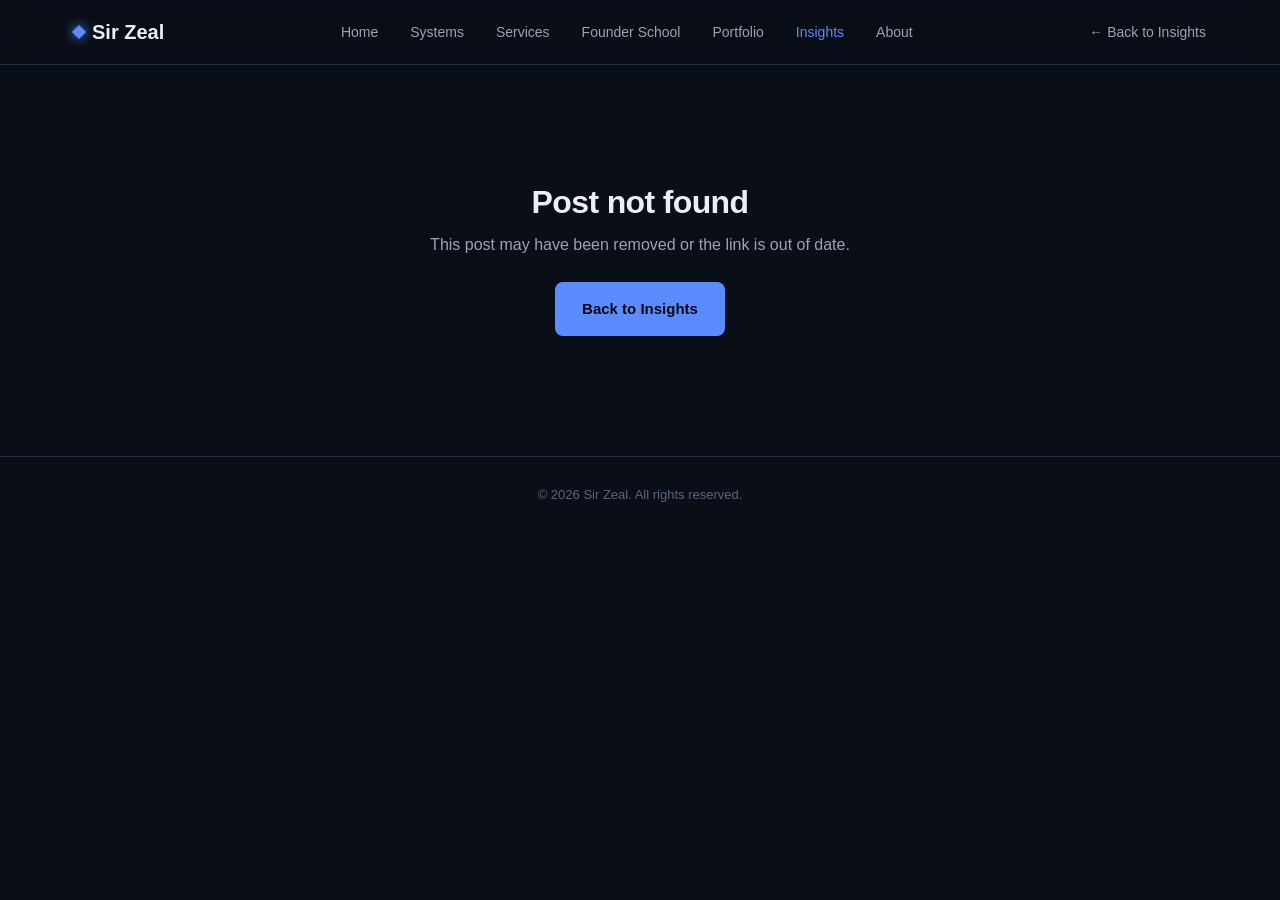
<file: post.html>
<!DOCTYPE html>
<html lang="en">
<head>
<meta charset="UTF-8">
<meta name="viewport" content="width=device-width, initial-scale=1.0">
<title>Post — Sir Zeal</title>
<link rel="icon" type="image/jpeg" href="images/brand/logo.jpg">
<link rel="stylesheet" href="styles.css">
<style>
.wrap{max-width:760px;}
.hero{padding:56px 0 32px; border-bottom:none;}
.post-meta{display:flex; gap:16px; align-items:center; font-family:var(--font-mono); font-size:12px; color:var(--text-faint); margin-bottom:18px;}
.post-body p{color:var(--text-dim); font-size:17px; line-height:1.75; margin-bottom:22px;}
footer{padding:28px 0; text-align:center; color:var(--text-faint); font-size:13px;}
footer .wrap{max-width:1180px;}
</style>
</head>
<body>

<header>
  <nav>
    <a href="index.html" class="logo"><span class="mark"></span> Sir Zeal</a>
    <ul class="nav-links" id="navLinks">
      <li><a href="index.html">Home</a></li>
      <li><a href="systems.html">Systems</a></li>
      <li><a href="services.html">Services</a></li>
      <li><a href="https://academy.sirzeal.com" target="_blank" rel="noopener">Founder School</a></li>
      <li><a href="portfolio.html">Portfolio</a></li>
      <li><a href="blogs.html" class="active">Insights</a></li>
      <li><a href="about-us.html">About</a></li>
    </ul>
    <div class="nav-actions">
      <a href="blogs.html" class="back">← Back to Insights</a>
      <button class="nav-toggle" id="navToggle" aria-label="Open menu"><span class="bar"></span><span class="bar"></span><span class="bar"></span></button>
    </div>
  </nav>
</header>

<div id="content"></div>

<footer><div class="wrap">© 2026 Sir Zeal. All rights reserved.</div></footer>

<script src="blogs-data.js"></script>
<script>
(function(){
  const params = new URLSearchParams(window.location.search);
  const id = params.get('id');
  const post = (typeof POSTS !== 'undefined') ? POSTS.find(p => p.id === id) : null;
  const container = document.getElementById('content');

  if(!post){
    container.innerHTML = `
      <div class="wrap not-found">
        <h1>Post not found</h1>
        <p>This post may have been removed or the link is out of date.</p>
        <a href="blogs.html" class="btn btn-primary">Back to Insights</a>
      </div>`;
    document.title = "Post not found — Sir Zeal";
    return;
  }

  document.title = post.title + " — Sir Zeal";

  container.innerHTML = `
    <section class="hero">
      <div class="wrap">
        <div class="eyebrow">${post.category}</div>
        <h1>${post.title}</h1>
        <div class="post-meta"><span>${post.date}</span><span>·</span><span>Sir Zeal</span></div>
      </div>
    </section>
    <div class="wrap">
      <div class="thumb">
        ${post.cover ? `<img src="${post.cover}" alt="${post.title}">` : `[ cover image ]`}
      </div>
      <div class="post-body">
        ${post.body.map(p => `<p>${p}</p>`).join('')}
      </div>
      <div class="cta-band">
        <h3>Want help applying this?</h3>
        <p>Let's talk about what's actually possible for your build.</p>
        <a href="index.html#contact" class="btn btn-primary">Get in Touch</a>
      </div>
    </div>
  `;
})();
</script>

<script src="nav.js"></script>

</body>
</html>
</file>
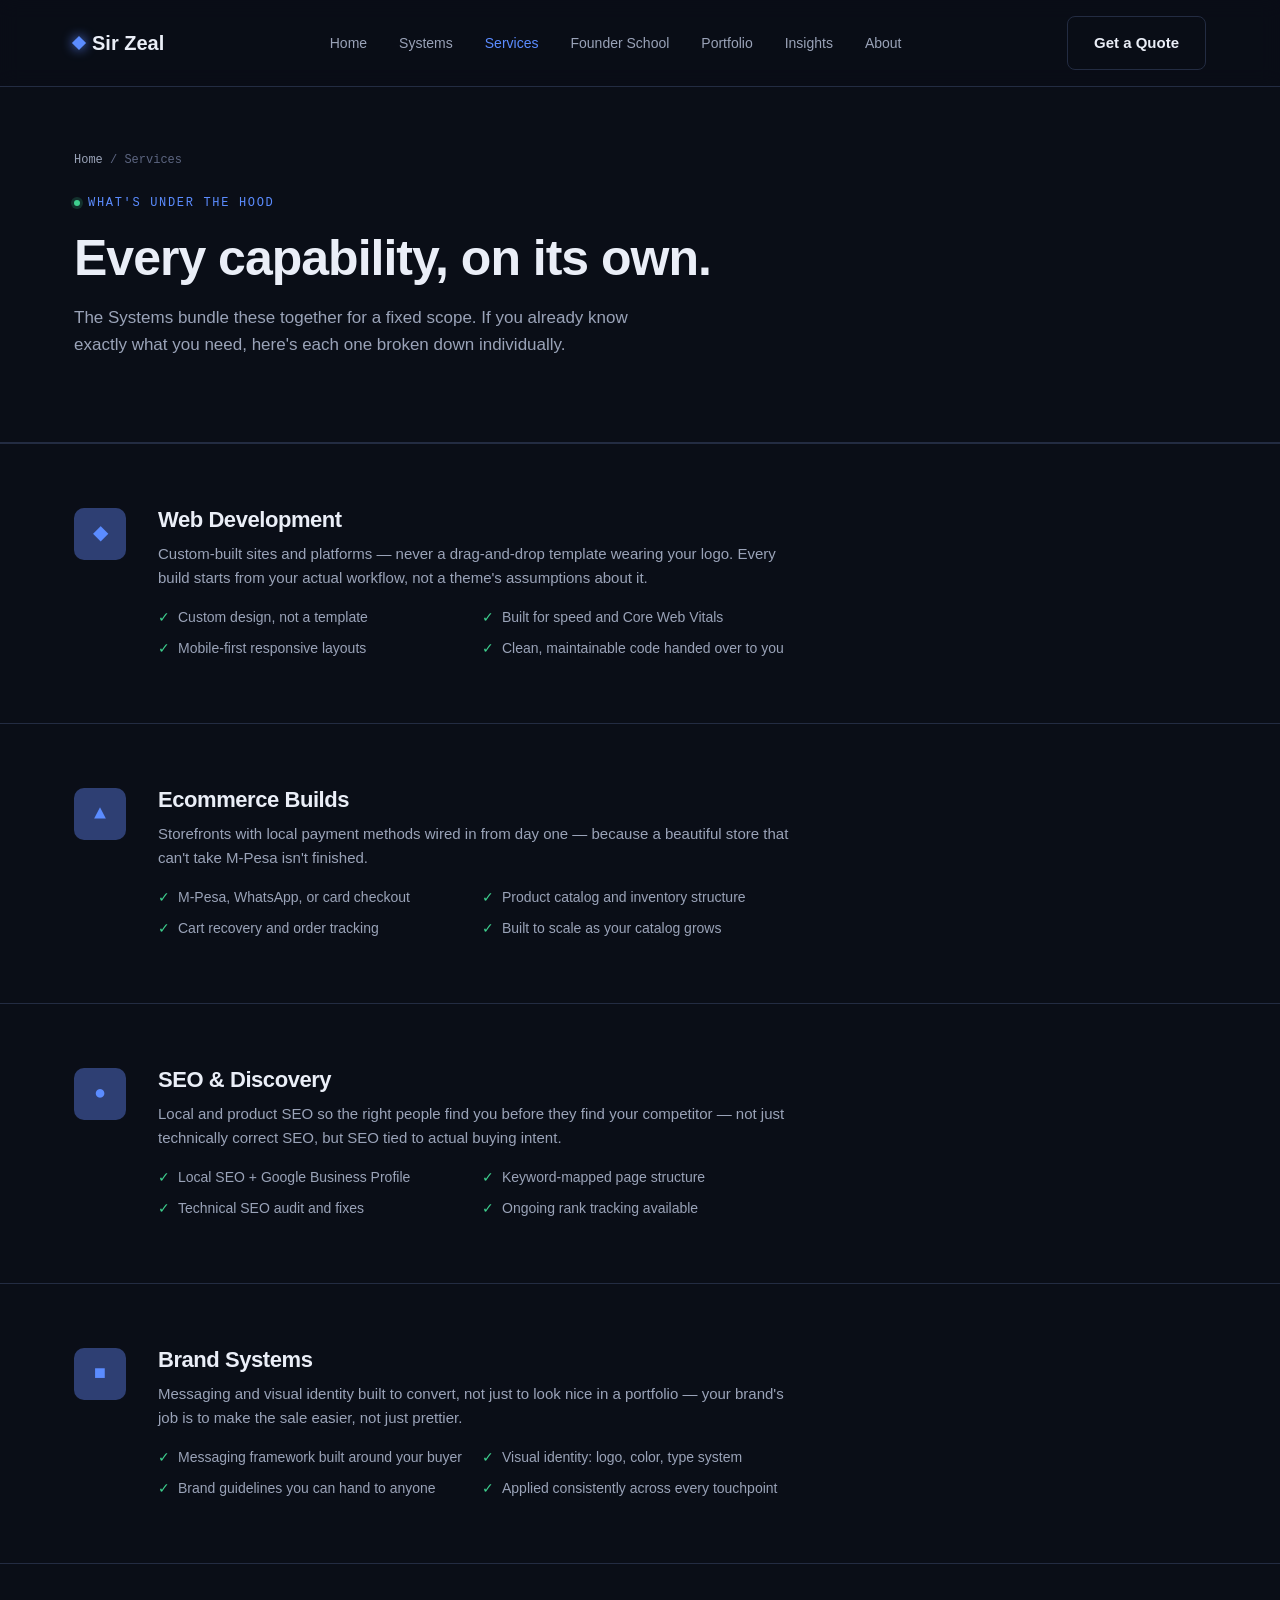
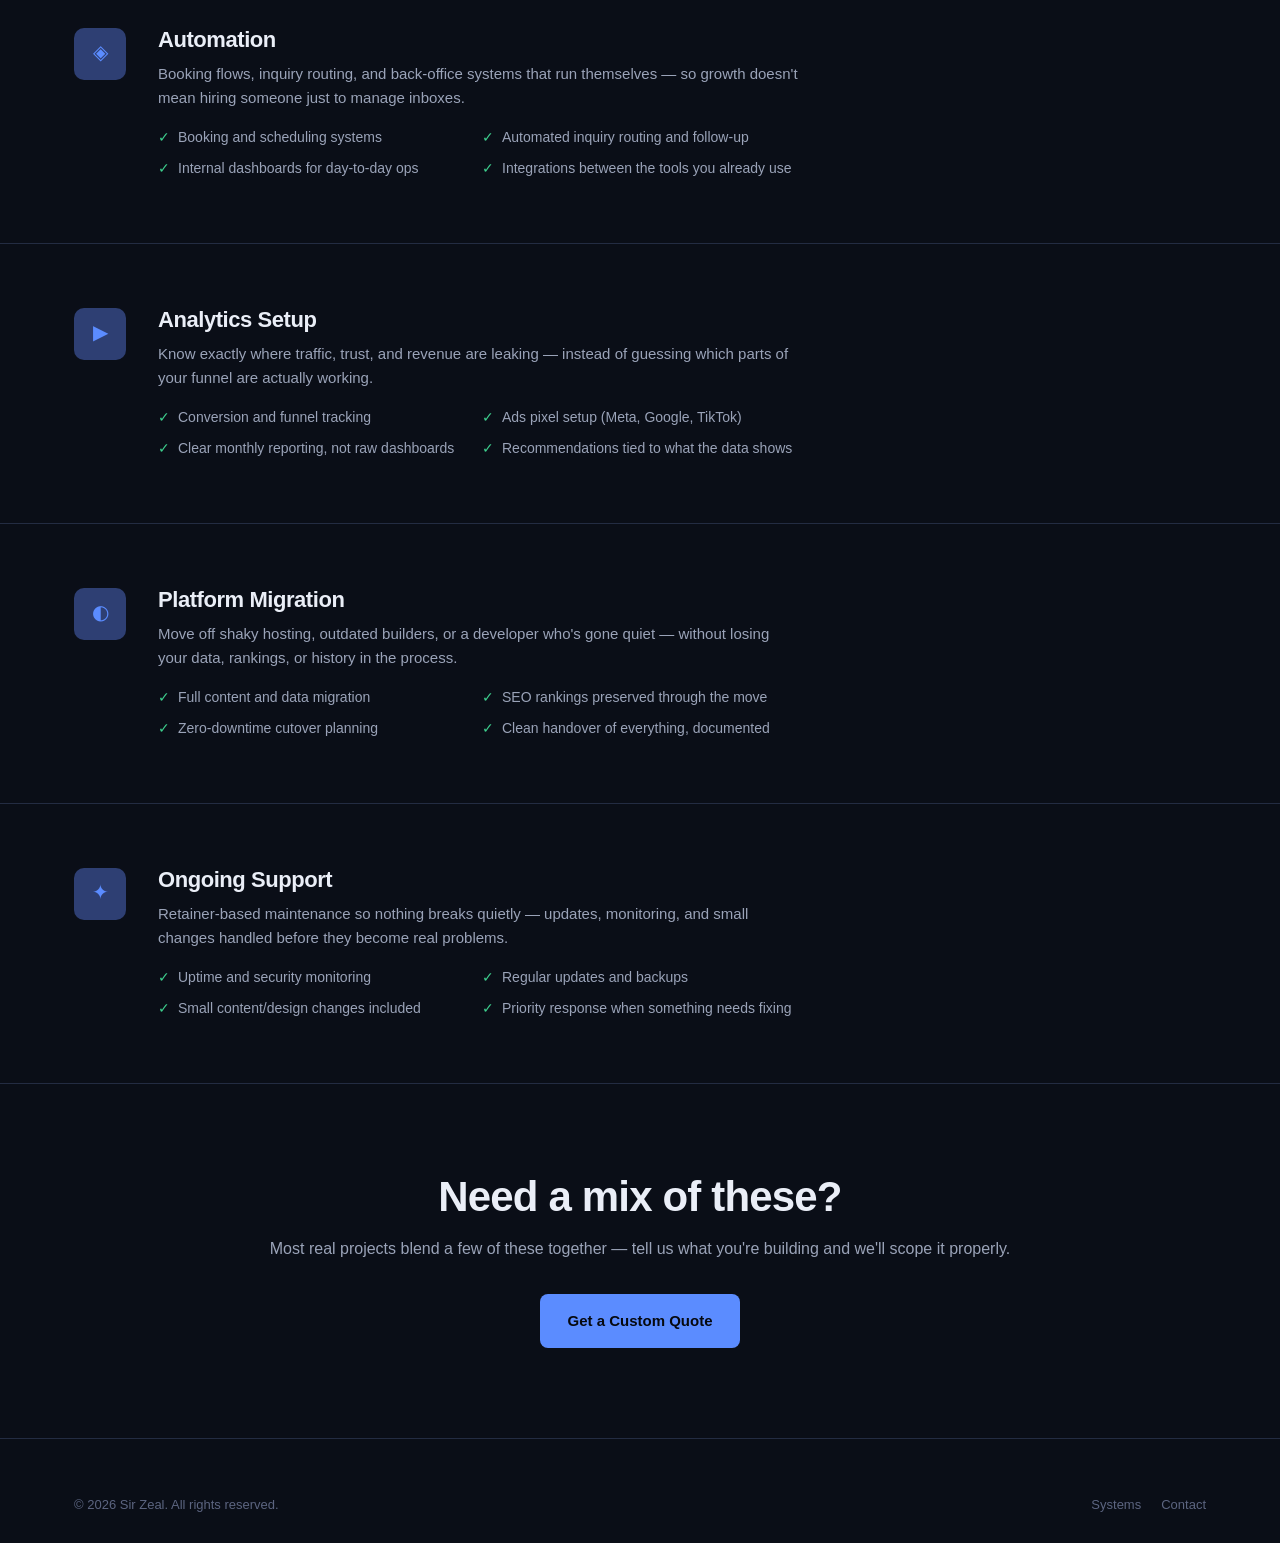
<file: services.html>
<!DOCTYPE html>
<html lang="en">
<head>
<meta charset="UTF-8">
<meta name="viewport" content="width=device-width, initial-scale=1.0">
<title>Services — Sir Zeal</title>
<meta name="description" content="Web development, ecommerce builds, SEO, brand systems, automation, analytics, migrations, and ongoing support — every capability, on its own.">
<link rel="icon" type="image/jpeg" href="images/brand/logo.jpg">
<link rel="stylesheet" href="styles.css">
<style>
.svc-detail{padding:64px 0; border-top:1px solid var(--line); scroll-margin-top:90px;}
.svc-detail:first-of-type{border-top:none;}
.svc-detail-grid{display:grid; grid-template-columns:60px 1fr; gap:24px;}
@media (max-width:640px){.svc-detail-grid{grid-template-columns:1fr;}}
.svc-icon-lg{
  width:52px; height:52px; border-radius:10px; background:var(--signal-dim);
  display:flex; align-items:center; justify-content:center; color:var(--signal);
  font-family:var(--font-mono); font-size:20px;
}
.svc-detail h3{font-size:22px; margin-bottom:10px;}
.svc-detail p{color:var(--text-dim); font-size:15px; margin-bottom:16px; max-width:640px;}
.svc-detail ul{display:grid; grid-template-columns:repeat(2,1fr); gap:8px; max-width:640px;}
@media (max-width:560px){.svc-detail ul{grid-template-columns:1fr;}}
.svc-detail li{font-size:14px; color:var(--text-dim); display:flex; gap:8px;}
.svc-detail li::before{content:'✓'; color:var(--green); flex-shrink:0;}
</style>
</head>
<body>

<header>
  <nav>
    <a href="index.html" class="logo"><span class="mark"></span> Sir Zeal</a>
    <ul class="nav-links" id="navLinks">
      <li><a href="index.html">Home</a></li>
      <li><a href="systems.html">Systems</a></li>
      <li><a href="services.html" class="active">Services</a></li>
      <li><a href="https://academy.sirzeal.com" target="_blank" rel="noopener">Founder School</a></li>
      <li><a href="portfolio.html">Portfolio</a></li>
      <li><a href="blogs.html">Insights</a></li>
      <li><a href="about-us.html">About</a></li>
    </ul>
    <div class="nav-actions">
      <a href="index.html#contact" class="btn btn-ghost">Get a Quote</a>
      <button class="nav-toggle" id="navToggle" aria-label="Open menu"><span class="bar"></span><span class="bar"></span><span class="bar"></span></button>
    </div>
  </nav>
</header>

<section class="page-hero">
  <div class="wrap">
    <div class="crumbs"><a href="index.html">Home</a> / Services</div>
    <div class="eyebrow">What's under the hood</div>
    <h1>Every capability, on its own.</h1>
    <p class="sub">The Systems bundle these together for a fixed scope. If you already know exactly what you need, here's each one broken down individually.</p>
  </div>
</section>

<section class="svc-detail" id="web-development">
  <div class="wrap svc-detail-grid">
    <div class="svc-icon-lg">◆</div>
    <div>
      <h3>Web Development</h3>
      <p>Custom-built sites and platforms — never a drag-and-drop template wearing your logo. Every build starts from your actual workflow, not a theme's assumptions about it.</p>
      <ul>
        <li>Custom design, not a template</li>
        <li>Built for speed and Core Web Vitals</li>
        <li>Mobile-first responsive layouts</li>
        <li>Clean, maintainable code handed over to you</li>
      </ul>
    </div>
  </div>
</section>

<section class="svc-detail" id="ecommerce">
  <div class="wrap svc-detail-grid">
    <div class="svc-icon-lg">▲</div>
    <div>
      <h3>Ecommerce Builds</h3>
      <p>Storefronts with local payment methods wired in from day one — because a beautiful store that can't take M-Pesa isn't finished.</p>
      <ul>
        <li>M-Pesa, WhatsApp, or card checkout</li>
        <li>Product catalog and inventory structure</li>
        <li>Cart recovery and order tracking</li>
        <li>Built to scale as your catalog grows</li>
      </ul>
    </div>
  </div>
</section>

<section class="svc-detail" id="seo">
  <div class="wrap svc-detail-grid">
    <div class="svc-icon-lg">●</div>
    <div>
      <h3>SEO & Discovery</h3>
      <p>Local and product SEO so the right people find you before they find your competitor — not just technically correct SEO, but SEO tied to actual buying intent.</p>
      <ul>
        <li>Local SEO + Google Business Profile</li>
        <li>Keyword-mapped page structure</li>
        <li>Technical SEO audit and fixes</li>
        <li>Ongoing rank tracking available</li>
      </ul>
    </div>
  </div>
</section>

<section class="svc-detail" id="brand">
  <div class="wrap svc-detail-grid">
    <div class="svc-icon-lg">■</div>
    <div>
      <h3>Brand Systems</h3>
      <p>Messaging and visual identity built to convert, not just to look nice in a portfolio — your brand's job is to make the sale easier, not just prettier.</p>
      <ul>
        <li>Messaging framework built around your buyer</li>
        <li>Visual identity: logo, color, type system</li>
        <li>Brand guidelines you can hand to anyone</li>
        <li>Applied consistently across every touchpoint</li>
      </ul>
    </div>
  </div>
</section>

<section class="svc-detail" id="automation">
  <div class="wrap svc-detail-grid">
    <div class="svc-icon-lg">◈</div>
    <div>
      <h3>Automation</h3>
      <p>Booking flows, inquiry routing, and back-office systems that run themselves — so growth doesn't mean hiring someone just to manage inboxes.</p>
      <ul>
        <li>Booking and scheduling systems</li>
        <li>Automated inquiry routing and follow-up</li>
        <li>Internal dashboards for day-to-day ops</li>
        <li>Integrations between the tools you already use</li>
      </ul>
    </div>
  </div>
</section>

<section class="svc-detail" id="analytics">
  <div class="wrap svc-detail-grid">
    <div class="svc-icon-lg">▶</div>
    <div>
      <h3>Analytics Setup</h3>
      <p>Know exactly where traffic, trust, and revenue are leaking — instead of guessing which parts of your funnel are actually working.</p>
      <ul>
        <li>Conversion and funnel tracking</li>
        <li>Ads pixel setup (Meta, Google, TikTok)</li>
        <li>Clear monthly reporting, not raw dashboards</li>
        <li>Recommendations tied to what the data shows</li>
      </ul>
    </div>
  </div>
</section>

<section class="svc-detail" id="migration">
  <div class="wrap svc-detail-grid">
    <div class="svc-icon-lg">◐</div>
    <div>
      <h3>Platform Migration</h3>
      <p>Move off shaky hosting, outdated builders, or a developer who's gone quiet — without losing your data, rankings, or history in the process.</p>
      <ul>
        <li>Full content and data migration</li>
        <li>SEO rankings preserved through the move</li>
        <li>Zero-downtime cutover planning</li>
        <li>Clean handover of everything, documented</li>
      </ul>
    </div>
  </div>
</section>

<section class="svc-detail" id="support">
  <div class="wrap svc-detail-grid">
    <div class="svc-icon-lg">✦</div>
    <div>
      <h3>Ongoing Support</h3>
      <p>Retainer-based maintenance so nothing breaks quietly — updates, monitoring, and small changes handled before they become real problems.</p>
      <ul>
        <li>Uptime and security monitoring</li>
        <li>Regular updates and backups</li>
        <li>Small content/design changes included</li>
        <li>Priority response when something needs fixing</li>
      </ul>
    </div>
  </div>
</section>

<section class="final-cta">
  <div class="wrap">
    <h2>Need a mix of these?</h2>
    <p>Most real projects blend a few of these together — tell us what you're building and we'll scope it properly.</p>
    <a href="index.html#contact" class="btn btn-primary">Get a Custom Quote</a>
  </div>
</section>

<footer>
  <div class="wrap footer-bottom" style="border-top:none; padding-top:0;">
    <span>© 2026 Sir Zeal. All rights reserved.</span>
    <div class="links">
      <a href="systems.html">Systems</a>
      <a href="index.html#contact">Contact</a>
    </div>
  </div>
</footer>

<script src="nav.js"></script>

</body>
</html>
</file>
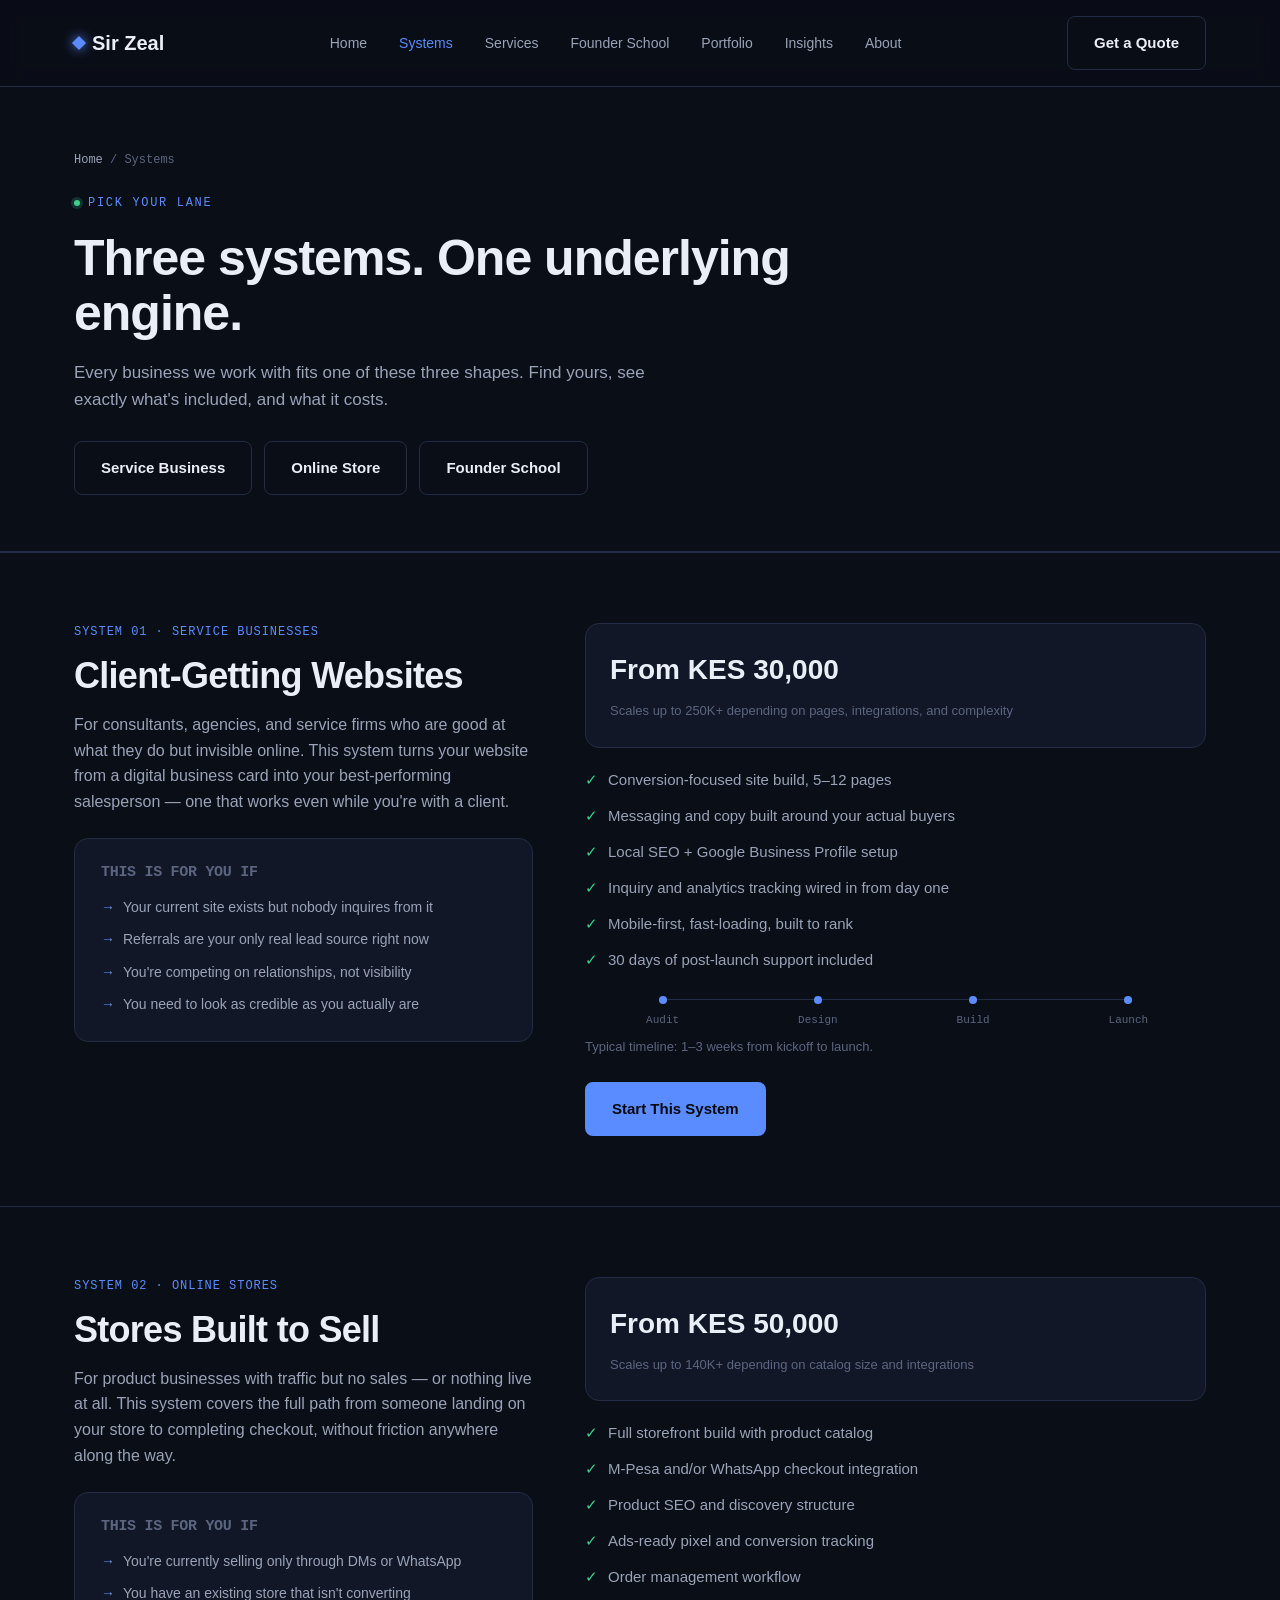
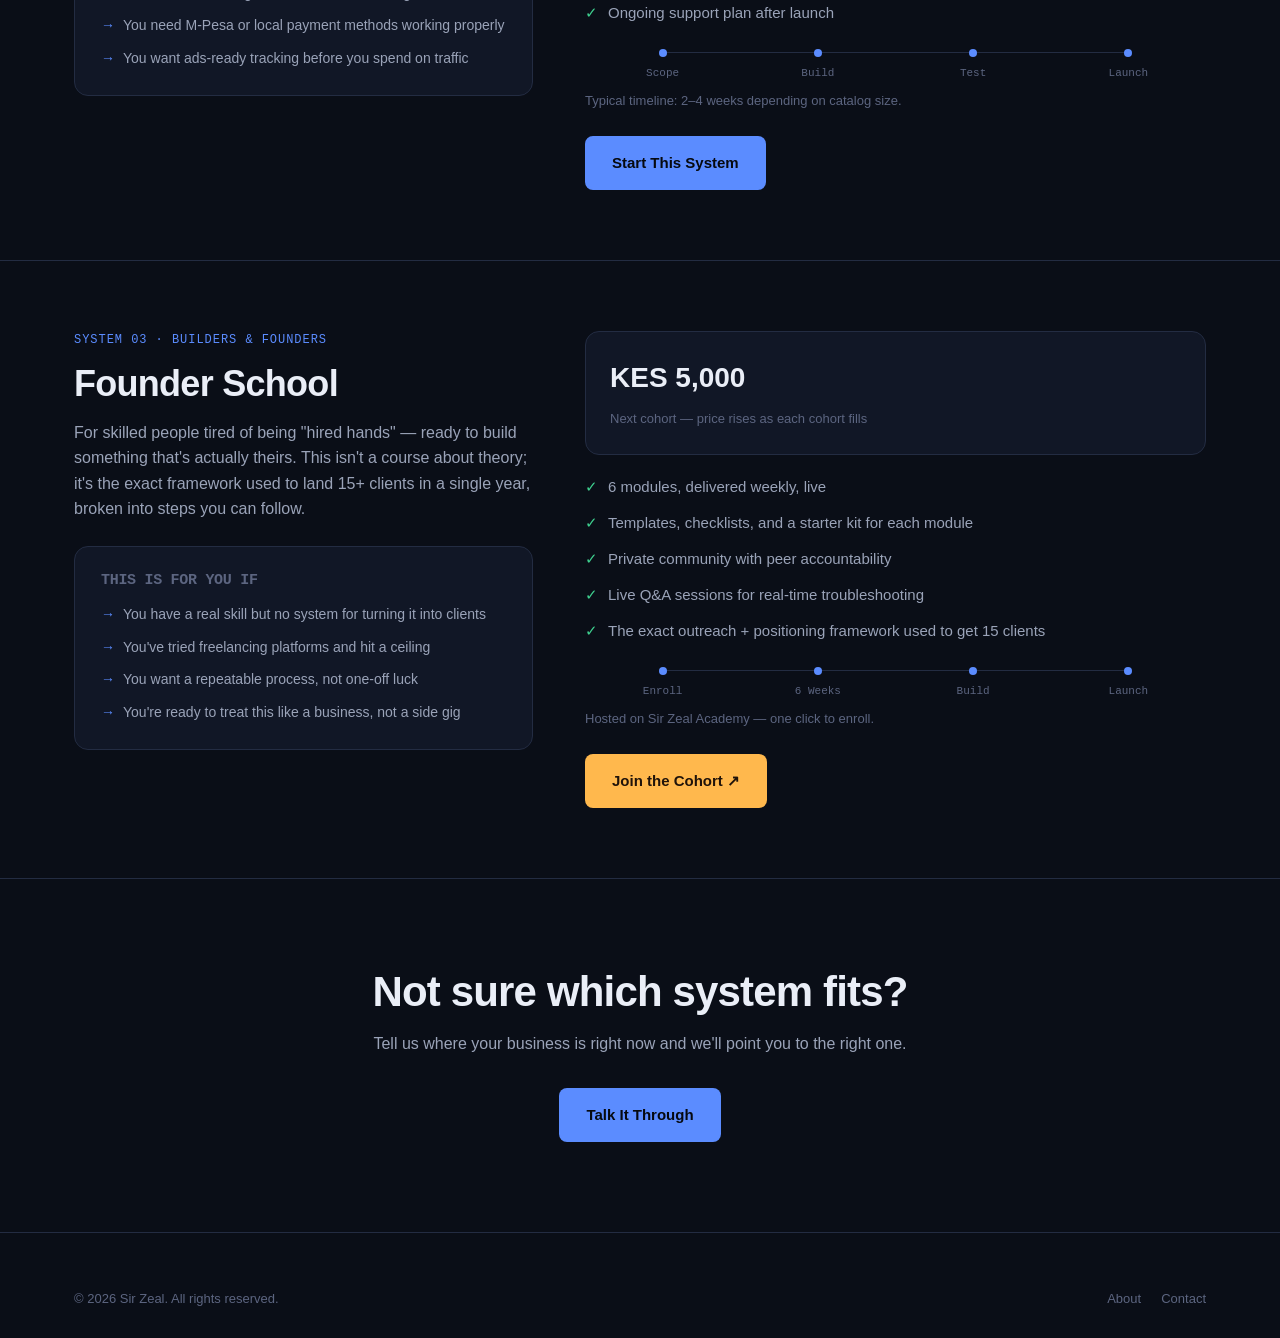
<file: systems.html>
<!DOCTYPE html>
<html lang="en">
<head>
<meta charset="UTF-8">
<meta name="viewport" content="width=device-width, initial-scale=1.0">
<title>Systems — Sir Zeal</title>
<meta name="description" content="Three complete systems: Client-Getting Websites, Stores Built to Sell, and Founder School. Pick the one that matches where you are.">
<link rel="icon" type="image/jpeg" href="images/brand/logo.jpg">
<link rel="stylesheet" href="styles.css">
<style>
.sys-block{padding:70px 0; border-top:1px solid var(--line); scroll-margin-top:90px;}
.sys-block:first-of-type{border-top:none;}
.sys-grid{display:grid; grid-template-columns:0.85fr 1.15fr; gap:52px; align-items:start;}
@media (max-width:900px){.sys-grid{grid-template-columns:1fr;}}
.sys-tag{font-family:var(--font-mono); font-size:12px; color:var(--signal); text-transform:uppercase; letter-spacing:0.08em; margin-bottom:14px;}
.sys-grid h2{font-size:clamp(26px,3.2vw,36px); margin-bottom:16px;}
.sys-grid > div:first-child p{color:var(--text-dim); font-size:16px; margin-bottom:24px;}
.sys-price-box{background:var(--bg-panel); border:1px solid var(--line); border-radius:var(--radius); padding:24px; margin-bottom:20px;}
.sys-price-box b{font-family:var(--font-display); font-size:28px; display:block; margin-bottom:4px;}
.sys-price-box span{font-size:13px; color:var(--text-faint);}
.sys-included{display:grid; gap:12px; margin-bottom:24px;}
.sys-included li{display:flex; gap:10px; font-size:15px; color:var(--text-dim);}
.sys-included li::before{content:'✓'; color:var(--green); flex-shrink:0;}
.sys-timeline{display:flex; gap:0; margin-bottom:8px;}
.sys-timeline .step{flex:1; text-align:center; position:relative; padding:0 6px;}
.sys-timeline .step .dot{width:8px; height:8px; border-radius:50%; background:var(--signal); margin:0 auto 8px;}
.sys-timeline .step span{font-size:11px; font-family:var(--font-mono); color:var(--text-faint); display:block;}
.sys-timeline .step::after{content:''; position:absolute; top:3px; left:50%; width:100%; height:1px; background:var(--line); z-index:-1;}
.sys-timeline .step:last-child::after{display:none;}
.who-for{background:var(--bg-panel); border:1px solid var(--line); border-radius:var(--radius); padding:26px;}
.who-for h4{font-size:15px; margin-bottom:14px; font-family:var(--font-mono); text-transform:uppercase; color:var(--text-faint);}
.who-for ul{display:grid; gap:10px;}
.who-for li{font-size:14px; color:var(--text-dim); display:flex; gap:8px;}
.who-for li::before{content:'→'; color:var(--signal); flex-shrink:0;}
</style>
</head>
<body>

<header>
  <nav>
    <a href="index.html" class="logo"><span class="mark"></span> Sir Zeal</a>
    <ul class="nav-links" id="navLinks">
      <li><a href="index.html">Home</a></li>
      <li><a href="systems.html" class="active">Systems</a></li>
      <li><a href="services.html">Services</a></li>
      <li><a href="https://academy.sirzeal.com" target="_blank" rel="noopener">Founder School</a></li>
      <li><a href="portfolio.html">Portfolio</a></li>
      <li><a href="blogs.html">Insights</a></li>
      <li><a href="about-us.html">About</a></li>
    </ul>
    <div class="nav-actions">
      <a href="index.html#contact" class="btn btn-ghost">Get a Quote</a>
      <button class="nav-toggle" id="navToggle" aria-label="Open menu"><span class="bar"></span><span class="bar"></span><span class="bar"></span></button>
    </div>
  </nav>
</header>

<section class="page-hero">
  <div class="wrap">
    <div class="crumbs"><a href="index.html">Home</a> / Systems</div>
    <div class="eyebrow">Pick your lane</div>
    <h1>Three systems. One underlying engine.</h1>
    <p class="sub">Every business we work with fits one of these three shapes. Find yours, see exactly what's included, and what it costs.</p>
    <div class="page-hero-actions">
      <a href="#service-business" class="btn btn-ghost">Service Business</a>
      <a href="#online-store" class="btn btn-ghost">Online Store</a>
      <a href="#founder-school" class="btn btn-ghost">Founder School</a>
    </div>
  </div>
</section>

<!-- ============ SYSTEM 1 ============ -->
<section class="sys-block" id="service-business">
  <div class="wrap sys-grid">
    <div>
      <div class="sys-tag">System 01 · Service Businesses</div>
      <h2>Client-Getting Websites</h2>
      <p>For consultants, agencies, and service firms who are good at what they do but invisible online. This system turns your website from a digital business card into your best-performing salesperson — one that works even while you're with a client.</p>
      <div class="who-for">
        <h4>This is for you if</h4>
        <ul>
          <li>Your current site exists but nobody inquires from it</li>
          <li>Referrals are your only real lead source right now</li>
          <li>You're competing on relationships, not visibility</li>
          <li>You need to look as credible as you actually are</li>
        </ul>
      </div>
    </div>
    <div>
      <div class="sys-price-box">
        <b>From KES 30,000</b>
        <span>Scales up to 250K+ depending on pages, integrations, and complexity</span>
      </div>
      <ul class="sys-included">
        <li>Conversion-focused site build, 5–12 pages</li>
        <li>Messaging and copy built around your actual buyers</li>
        <li>Local SEO + Google Business Profile setup</li>
        <li>Inquiry and analytics tracking wired in from day one</li>
        <li>Mobile-first, fast-loading, built to rank</li>
        <li>30 days of post-launch support included</li>
      </ul>
      <div class="sys-timeline">
        <div class="step"><div class="dot"></div><span>Audit</span></div>
        <div class="step"><div class="dot"></div><span>Design</span></div>
        <div class="step"><div class="dot"></div><span>Build</span></div>
        <div class="step"><div class="dot"></div><span>Launch</span></div>
      </div>
      <p style="font-size:13px; color:var(--text-faint); margin-bottom:24px;">Typical timeline: 1–3 weeks from kickoff to launch.</p>
      <a href="index.html#contact" class="btn btn-primary">Start This System</a>
    </div>
  </div>
</section>

<!-- ============ SYSTEM 2 ============ -->
<section class="sys-block" id="online-store">
  <div class="wrap sys-grid">
    <div>
      <div class="sys-tag">System 02 · Online Stores</div>
      <h2>Stores Built to Sell</h2>
      <p>For product businesses with traffic but no sales — or nothing live at all. This system covers the full path from someone landing on your store to completing checkout, without friction anywhere along the way.</p>
      <div class="who-for">
        <h4>This is for you if</h4>
        <ul>
          <li>You're currently selling only through DMs or WhatsApp</li>
          <li>You have an existing store that isn't converting</li>
          <li>You need M-Pesa or local payment methods working properly</li>
          <li>You want ads-ready tracking before you spend on traffic</li>
        </ul>
      </div>
    </div>
    <div>
      <div class="sys-price-box">
        <b>From KES 50,000</b>
        <span>Scales up to 140K+ depending on catalog size and integrations</span>
      </div>
      <ul class="sys-included">
        <li>Full storefront build with product catalog</li>
        <li>M-Pesa and/or WhatsApp checkout integration</li>
        <li>Product SEO and discovery structure</li>
        <li>Ads-ready pixel and conversion tracking</li>
        <li>Order management workflow</li>
        <li>Ongoing support plan after launch</li>
      </ul>
      <div class="sys-timeline">
        <div class="step"><div class="dot"></div><span>Scope</span></div>
        <div class="step"><div class="dot"></div><span>Build</span></div>
        <div class="step"><div class="dot"></div><span>Test</span></div>
        <div class="step"><div class="dot"></div><span>Launch</span></div>
      </div>
      <p style="font-size:13px; color:var(--text-faint); margin-bottom:24px;">Typical timeline: 2–4 weeks depending on catalog size.</p>
      <a href="index.html#contact" class="btn btn-primary">Start This System</a>
    </div>
  </div>
</section>

<!-- ============ SYSTEM 3 ============ -->
<section class="sys-block" id="founder-school">
  <div class="wrap sys-grid">
    <div>
      <div class="sys-tag">System 03 · Builders & Founders</div>
      <h2>Founder School</h2>
      <p>For skilled people tired of being "hired hands" — ready to build something that's actually theirs. This isn't a course about theory; it's the exact framework used to land 15+ clients in a single year, broken into steps you can follow.</p>
      <div class="who-for">
        <h4>This is for you if</h4>
        <ul>
          <li>You have a real skill but no system for turning it into clients</li>
          <li>You've tried freelancing platforms and hit a ceiling</li>
          <li>You want a repeatable process, not one-off luck</li>
          <li>You're ready to treat this like a business, not a side gig</li>
        </ul>
      </div>
    </div>
    <div>
      <div class="sys-price-box">
        <b>KES 5,000</b>
        <span>Next cohort — price rises as each cohort fills</span>
      </div>
      <ul class="sys-included">
        <li>6 modules, delivered weekly, live</li>
        <li>Templates, checklists, and a starter kit for each module</li>
        <li>Private community with peer accountability</li>
        <li>Live Q&A sessions for real-time troubleshooting</li>
        <li>The exact outreach + positioning framework used to get 15 clients</li>
      </ul>
      <div class="sys-timeline">
        <div class="step"><div class="dot"></div><span>Enroll</span></div>
        <div class="step"><div class="dot"></div><span>6 Weeks</span></div>
        <div class="step"><div class="dot"></div><span>Build</span></div>
        <div class="step"><div class="dot"></div><span>Launch</span></div>
      </div>
      <p style="font-size:13px; color:var(--text-faint); margin-bottom:24px;">Hosted on Sir Zeal Academy — one click to enroll.</p>
      <a href="https://academy.sirzeal.com" target="_blank" rel="noopener" class="btn btn-amber">Join the Cohort ↗</a>
    </div>
  </div>
</section>

<!-- ============ CTA ============ -->
<section class="final-cta">
  <div class="wrap">
    <h2>Not sure which system fits?</h2>
    <p>Tell us where your business is right now and we'll point you to the right one.</p>
    <a href="index.html#contact" class="btn btn-primary">Talk It Through</a>
  </div>
</section>

<footer>
  <div class="wrap footer-bottom" style="border-top:none; padding-top:0;">
    <span>© 2026 Sir Zeal. All rights reserved.</span>
    <div class="links">
      <a href="about-us.html">About</a>
      <a href="index.html#contact">Contact</a>
    </div>
  </div>
</footer>

<script src="nav.js"></script>

</body>
</html>
</file>
<file: styles.css>
/* ============ TOKENS ============ */
:root{
  --bg:#0A0E17;
  --bg-panel:#111726;
  --bg-panel-2:#161D30;
  --line:#232C42;
  --text:#EAEEF7;
  --text-dim:#9AA3B8;
  --text-faint:#5C6580;
  --signal:#5B8CFF;
  --signal-dim:#2E3F73;
  --amber:#FFB84D;
  --green:#3ECF8E;
  --radius:14px;
  --font-display:'Space Grotesk', sans-serif;
  --font-body:'Inter', sans-serif;
  --font-mono:'JetBrains Mono', monospace;
}

*{margin:0;padding:0;box-sizing:border-box;cursor: pointer;}
html{scroll-behavior:smooth;}
body{
  background:var(--bg);
  color:var(--text);
  font-family:var(--font-body);
  line-height:1.6;
  -webkit-font-smoothing:antialiased;
  overflow-x:hidden;
}
@media (prefers-reduced-motion: reduce){
  *{animation-duration:0.01ms !important; animation-iteration-count:1 !important; transition-duration:0.01ms !important; scroll-behavior:auto !important;}
}

a{color:inherit;text-decoration:none;}
img{max-width:100%;display:block;}
ul{list-style:none;}
button{font-family:inherit;cursor:pointer;}

.wrap{max-width:1180px;margin:0 auto;padding:0 24px;}
section{position:relative;}

h1,h2,h3,h4{font-family:var(--font-display);font-weight:700;letter-spacing:-0.02em;line-height:1.1;}
.eyebrow{
  font-family:var(--font-mono);
  font-size:12px;
  letter-spacing:0.14em;
  text-transform:uppercase;
  color:var(--signal);
  display:inline-flex;
  align-items:center;
  gap:8px;
  margin-bottom:18px;
}
.eyebrow::before{
  content:'';
  width:6px;height:6px;border-radius:50%;
  background:var(--green);
  box-shadow:0 0 0 3px rgba(62,207,142,0.18);
  animation:pulseDot 2s ease-in-out infinite;
}
@keyframes pulseDot{
  0%,100%{opacity:1;} 50%{opacity:0.4;}
}

:focus-visible{outline:2px solid var(--signal); outline-offset:3px;}

/* ============ BUTTONS ============ */
.btn{
  display:inline-flex;align-items:center;justify-content:center;gap:8px;
  padding:14px 26px;
  border-radius:8px;
  font-weight:600;
  font-size:15px;
  border:1px solid transparent;
  transition:transform .15s ease, background .15s ease, border-color .15s ease;
  white-space:nowrap;
}
.btn:active{transform:scale(0.98);}
.btn-primary{
  background:var(--signal);
  color:#06090F;
}
.btn-primary:hover{background:#7BA1FF;}
.btn-ghost{
  background:transparent;
  border-color:var(--line);
  color:var(--text);
}
.btn-ghost:hover{border-color:var(--signal); color:var(--signal);}
.btn-amber{
  background:var(--amber);
  color:#20130A;
}
.btn-amber:hover{background:#FFC876;}

/* ============ NAV ============ */
header{
  position:sticky; top:0; z-index:100;
  background:rgba(10,14,23,0.85);
  backdrop-filter:blur(10px);
  border-bottom:1px solid var(--line);
}
nav{
  display:flex;align-items:center;justify-content:space-between;
  padding:16px 24px;
  max-width:1180px;margin:0 auto;
}
.logo{
  font-family:var(--font-display);
  font-weight:700;font-size:20px;
  display:flex;align-items:center;gap:8px;
}
.logo .mark{
  width:10px;height:10px;background:var(--signal);
  transform:rotate(45deg);
  box-shadow:0 0 12px var(--signal);
}
.nav-actions{display:flex;align-items:center;gap:14px;}

/* Desktop: links stay visible in a row, hamburger is hidden */
.nav-links{display:flex;align-items:center;gap:32px;}
.nav-links a{font-size:14px;color:var(--text-dim);transition:color .15s;}
.nav-links a:hover{color:var(--text);}
.nav-toggle{display:none;}

/* Mobile / small tablets: three-line button + dropdown menu */
@media (max-width:860px){
  .nav-toggle{
    display:flex; flex-direction:column; justify-content:center; align-items:center; gap:5px;
    width:44px; height:44px; padding:0;
    background:transparent; border:1px solid var(--line); border-radius:10px;
    cursor:pointer; transition:border-color .15s ease, background .15s ease;
  }
  .nav-toggle:hover{border-color:var(--signal-dim); background:var(--bg-panel);}
  .nav-toggle .bar{
    display:block; width:20px; height:2px; border-radius:2px; background:var(--text);
    transition:transform .25s ease, opacity .2s ease;
  }
  .nav-toggle.open .bar:nth-child(1){transform:translateY(7px) rotate(45deg);}
  .nav-toggle.open .bar:nth-child(2){opacity:0;}
  .nav-toggle.open .bar:nth-child(3){transform:translateY(-7px) rotate(-45deg);}

  .nav-links{
    position:absolute; top:100%; left:0; right:0;
    flex-direction:column; align-items:stretch; gap:2px;
    padding:10px 16px 16px;
    background:var(--bg-panel); border-bottom:1px solid var(--line);
    box-shadow:0 24px 60px rgba(0,0,0,0.55);
    opacity:0; visibility:hidden; transform:translateY(-8px);
    transition:opacity .2s ease, transform .2s ease, visibility .2s;
  }
  .nav-links.open{opacity:1; visibility:visible; transform:translateY(0);}
  .nav-links a{display:block; padding:13px 14px; border-radius:8px; font-size:16px;}
  .nav-links a:hover{background:var(--bg-panel-2);}
  .nav-links a.active{background:rgba(91,140,255,0.08);}
}
@media (max-width:640px){
  .nav-actions .btn-ghost{display:none;}
}
@media (max-width:480px){
  .nav-actions .back{display:none;}
}

/* ============ HERO ============ */
.hero{
  padding:88px 0 64px;
  position:relative;
  overflow:hidden;
}
.hero::before{
  content:'';
  position:absolute; top:-200px; right:-200px;
  width:600px; height:600px; border-radius:50%;
  background:radial-gradient(circle, rgba(91,140,255,0.16), transparent 70%);
  pointer-events:none;
}
.hero-grid{
  display:grid; grid-template-columns:1.1fr 0.9fr; gap:56px; align-items:center;
}
@media (max-width:900px){.hero-grid{grid-template-columns:1fr;}}

.hero h1{
  font-size:clamp(34px, 5vw, 58px);
  margin-bottom:22px;
}
.hero h1 .hl{color:var(--signal);}
.hero p.lead{
  font-size:18px; color:var(--text-dim); max-width:520px; margin-bottom:32px;
}
.hero-ctas{display:flex; gap:14px; flex-wrap:wrap; margin-bottom:40px;}
.hero-stats{display:flex; gap:32px; flex-wrap:wrap;}
.stat{font-family:var(--font-mono);}
.stat b{display:block; font-size:26px; font-family:var(--font-display); color:var(--text);}
.stat span{font-size:12px; color:var(--text-faint); text-transform:uppercase; letter-spacing:0.08em;}

/* signal trace visual */
.trace-panel{
  background:var(--bg-panel);
  border:1px solid var(--line);
  border-radius:var(--radius);
  padding:28px;
  position:relative;
}
.trace-panel .term-head{
  display:flex; gap:6px; margin-bottom:18px;
}
.term-dot{width:9px;height:9px;border-radius:50%;background:var(--line);}
.trace-panel svg{width:100%; height:auto; display:block;}
.trace-path{
  fill:none; stroke:var(--signal); stroke-width:2;
  stroke-dasharray:600; stroke-dashoffset:600;
  animation:draw 3.2s ease forwards infinite;
}
@keyframes draw{
  0%{stroke-dashoffset:600;}
  60%{stroke-dashoffset:0;}
  100%{stroke-dashoffset:0; opacity:1;}
}
.trace-legend{
  display:flex; justify-content:space-between; margin-top:16px;
  font-family:var(--font-mono); font-size:11px; color:var(--text-faint);
}
.trace-legend .ok{color:var(--green);}

/* ============ SECTION HEADS ============ */
.section-head{max-width:640px; margin-bottom:48px;}
.section-head h2{font-size:clamp(26px,3.4vw,38px); margin-bottom:14px;}
.section-head p{color:var(--text-dim); font-size:16px;}

/* ============ STORY ============ */
.story{padding:80px 0; border-top:1px solid var(--line);}
.story-grid{display:grid; grid-template-columns:0.8fr 1.2fr; gap:56px; align-items:start;}
@media (max-width:860px){.story-grid{grid-template-columns:1fr;}}
.story-photo{
  aspect-ratio:4/5; border-radius:var(--radius);
  background:linear-gradient(160deg, var(--bg-panel-2), var(--bg-panel));
  border:1px solid var(--line);
  display:flex; align-items:center; justify-content:center;
  color:var(--text-faint); font-family:var(--font-mono); font-size:13px;
  position:relative; overflow:hidden;
}
.story-photo img{
  position:absolute; inset:0; width:100%; height:100%; object-fit:cover; object-position:top center;
}
.story-photo .badge{
  position:absolute; bottom:16px; left:16px; right:16px;
  background:rgba(10,14,23,0.85); border:1px solid var(--line);
  border-radius:8px; padding:12px 14px;
}
.story-photo .badge b{display:block; font-family:var(--font-display); font-size:22px;}
.story-photo .badge span{font-size:12px; color:var(--text-dim);}
.story blockquote{
  font-family:var(--font-display); font-size:22px; font-weight:500;
  color:var(--text); margin:20px 0; padding-left:20px;
  border-left:2px solid var(--signal);
}
.story p{color:var(--text-dim); margin-bottom:16px;}
.problem-list{margin-top:24px; display:grid; gap:10px;}
.problem-list li{
  display:flex; gap:10px; align-items:flex-start;
  font-size:15px; color:var(--text-dim);
}
.problem-list li::before{content:'—'; color:var(--signal); flex-shrink:0;}

/* ============ OFFERS ============ */
.offers{padding:80px 0; border-top:1px solid var(--line);}
.offer-grid{display:grid; grid-template-columns:repeat(3,1fr); gap:22px;}
@media (max-width:940px){.offer-grid{grid-template-columns:1fr;}}
.offer-card{
  background:var(--bg-panel); border:1px solid var(--line); border-radius:var(--radius);
  padding:30px; display:flex; flex-direction:column; height:100%;
  transition:border-color .2s ease, transform .2s ease;
}
.offer-card:hover{border-color:var(--signal-dim); transform:translateY(-4px);}
.offer-card .tag{
  font-family:var(--font-mono); font-size:11px; color:var(--signal);
  text-transform:uppercase; letter-spacing:0.1em; margin-bottom:12px;
}
.offer-card h3{font-size:22px; margin-bottom:12px;}
.offer-card .pain{color:var(--text-faint); font-size:14px; margin-bottom:18px;}
.offer-card ul{display:grid; gap:8px; margin-bottom:22px; flex-grow:1;}
.offer-card ul li{font-size:14px; color:var(--text-dim); display:flex; gap:8px;}
.offer-card ul li::before{content:'✓'; color:var(--green); flex-shrink:0;}
.offer-price{
  display:flex; justify-content:space-between; align-items:baseline;
  padding-top:16px; border-top:1px solid var(--line); margin-bottom:18px;
}
.offer-price b{font-family:var(--font-display); font-size:20px;}
.offer-price span{font-size:11px; color:var(--text-faint); text-transform:uppercase;}

/* ============ PROOF ============ */
.proof{padding:80px 0; border-top:1px solid var(--line);}
.proof-grid{display:grid; grid-template-columns:repeat(3,1fr); gap:22px;}
@media (max-width:940px){.proof-grid{grid-template-columns:1fr;}}
.proof-card{
  border:1px solid var(--line); border-radius:var(--radius); overflow:hidden;
  background:var(--bg-panel);
}
.proof-thumb{
  aspect-ratio:16/10; background:linear-gradient(135deg, var(--bg-panel-2), #1B2340);
  display:flex; align-items:center; justify-content:center;
  color:var(--text-faint); font-family:var(--font-mono); font-size:12px;
}
.proof-body{padding:20px;}
.proof-body .tag{font-family:var(--font-mono); font-size:11px; color:var(--text-faint); text-transform:uppercase; margin-bottom:8px;}
.proof-body h4{font-size:17px; margin-bottom:8px;}
.proof-body p{font-size:14px; color:var(--text-dim);}

/* ============ TESTIMONIALS marquee ============ */
.testimonials{padding:80px 0; border-top:1px solid var(--line); overflow:hidden;}
.marquee-track{
  display:flex; gap:20px; width:max-content;
  animation:scrollX 40s linear infinite;
}
.testimonials:hover .marquee-track{animation-play-state:paused;}
@keyframes scrollX{
  from{transform:translateX(0);}
  to{transform:translateX(-50%);}
}
.t-card{
  width:340px; flex-shrink:0;
  background:var(--bg-panel); border:1px solid var(--line); border-radius:var(--radius);
  padding:24px;
}
.t-card p{font-size:14px; color:var(--text-dim); margin-bottom:16px;}
.t-who{display:flex; align-items:center; gap:10px;}
.t-avatar{
  width:36px; height:36px; border-radius:50%; background:var(--signal-dim);
  display:flex; align-items:center; justify-content:center;
  font-family:var(--font-mono); font-size:12px; color:var(--signal);
}
.t-who b{display:block; font-size:14px;}
.t-who span{font-size:12px; color:var(--text-faint);}

/* ============ PROCESS ============ */
.process{padding:80px 0; border-top:1px solid var(--line);}
.process-grid{display:grid; grid-template-columns:repeat(4,1fr); gap:20px;}
@media (max-width:900px){.process-grid{grid-template-columns:1fr 1fr;}}
@media (max-width:560px){.process-grid{grid-template-columns:1fr;}}
.process-card{padding:22px 0; border-top:2px solid var(--signal-dim); position:relative;}
.process-card .num{font-family:var(--font-mono); font-size:12px; color:var(--signal); margin-bottom:14px; display:block;}
.process-card h4{font-size:17px; margin-bottom:8px;}
.process-card p{font-size:14px; color:var(--text-dim);}

/* ============ NEWSLETTER ============ */
.newsletter{padding:70px 0; border-top:1px solid var(--line);}
.nl-panel{
  background:linear-gradient(135deg, var(--bg-panel), #131A2C);
  border:1px solid var(--line); border-radius:var(--radius);
  padding:44px; display:grid; grid-template-columns:1.2fr 1fr; gap:40px; align-items:center;
}
@media (max-width:860px){.nl-panel{grid-template-columns:1fr;}}
.nl-panel h3{font-size:26px; margin-bottom:12px;}
.nl-panel p{color:var(--text-dim); font-size:15px; margin-bottom:0;}
.nl-form{display:flex; gap:10px; flex-wrap:wrap;}
.nl-form input{
  flex:1; min-width:180px; padding:13px 16px; border-radius:8px;
  border:1px solid var(--line); background:var(--bg); color:var(--text); font-size:14px;
}
.nl-form input:focus{outline:2px solid var(--signal); border-color:transparent;}
.nl-note{font-size:12px; color:var(--text-faint); margin-top:10px;}

/* ============ TECH STACK ============ */
.stack{padding:80px 0; border-top:1px solid var(--line);}
.stack-filters{display:flex; gap:10px; flex-wrap:wrap; margin-bottom:28px;}
.chip{
  padding:8px 16px; border-radius:20px; border:1px solid var(--line);
  font-family:var(--font-mono); font-size:12px; color:var(--text-dim);
  background:transparent;
}
.chip.active{background:var(--signal); color:#06090F; border-color:var(--signal);}
.stack-tags{display:flex; flex-wrap:wrap; gap:10px;}
.stack-tag{
  padding:10px 16px; border-radius:8px; background:var(--bg-panel);
  border:1px solid var(--line); font-size:14px;
}

/* ============ FAQ ============ */
.faq{padding:80px 0; border-top:1px solid var(--line);}
.faq-item{border-bottom:1px solid var(--line);}
.faq-q{
  width:100%; text-align:left; background:none; border:none; color:var(--text);
  padding:20px 0; display:flex; justify-content:space-between; align-items:center;
  font-size:16px; font-weight:600; font-family:var(--font-body);
}
.faq-q .plus{font-family:var(--font-mono); color:var(--signal); transition:transform .2s;}
.faq-item.open .plus{transform:rotate(45deg);}
.faq-a{max-height:0; overflow:hidden; transition:max-height .25s ease;}
.faq-a p{padding-bottom:20px; color:var(--text-dim); font-size:14px; max-width:640px;}

/* ============ FINAL CTA ============ */
.final-cta{padding:90px 0; border-top:1px solid var(--line); text-align:center;}
.final-cta h2{font-size:clamp(28px,4vw,42px); max-width:680px; margin:0 auto 16px;}
.final-cta p{color:var(--text-dim); margin-bottom:32px;}

/* ============ FOOTER ============ */
footer{border-top:1px solid var(--line); padding:56px 0 28px;}
.footer-grid{display:grid; grid-template-columns:1.4fr repeat(3,1fr); gap:36px; margin-bottom:40px;}
@media (max-width:760px){.footer-grid{grid-template-columns:1fr 1fr;}}
.footer-grid h5{font-size:13px; color:var(--text-faint); text-transform:uppercase; letter-spacing:0.08em; margin-bottom:14px; font-family:var(--font-mono);}
.footer-grid ul{display:grid; gap:10px;}
.footer-grid ul a{font-size:14px; color:var(--text-dim);}
.footer-grid ul a:hover{color:var(--signal);}
.footer-brand p{color:var(--text-dim); font-size:14px; max-width:280px; margin-top:12px;}
.footer-bottom{
  display:flex; justify-content:space-between; align-items:center; flex-wrap:wrap; gap:12px;
  padding-top:24px; border-top:1px solid var(--line);
  font-size:13px; color:var(--text-faint);
}
.footer-bottom .links{display:flex; gap:20px;}

/* ============ WHATSAPP WIDGET ============ */
.wa-fab{
  position:fixed; bottom:22px; right:22px; z-index:200;
  width:58px; height:58px; border-radius:50%;
  background:var(--green); display:flex; align-items:center; justify-content:center;
  box-shadow:0 8px 24px #04a23659;
  border:none; font-size:26px;
  animation:whatsapp-pulse 2s ease-in-out infinite;
}
@keyframes whatsapp-pulse{
  0%{
    transform: scale(1);
    box-shadow: 0 8px 24px
    rgba(7, 223, 61, 0.35);
  }
  50%{
    transform: scale(1.08);
    box-shadow: 0 0 0 8px rgba(62, 207, 142, 0.15), 0 0 0 16px rgba(62,207,142,0.08), 0 8px 30px rgba(62,207,142,0.5);
  }
  100%{
    transform: scale(1);
    box-shadow: 0 8px 24px rgba(62, 207, 142, 0.35);
  }
}

.wa-panel{
  position:fixed; bottom:92px; right:22px; z-index:200; width:300px;
  background:var(--bg-panel); border:1px solid var(--line); border-radius:12px;
  padding:18px; display:none; box-shadow:0 20px 50px rgba(0,0,0,0.5);
}
.wa-panel.open{display:block;}
.wa-panel h5{font-size:14px; margin-bottom:4px;}
.wa-panel p{font-size:12px; color:var(--text-faint); margin-bottom:14px;}
.wa-panel a{
  display:block; padding:10px 12px; background:var(--bg); border:1px solid var(--line);
  border-radius:8px; font-size:13px; margin-bottom:8px;
}
/* ============ SERVICES ============ */
.services{padding:80px 0; border-top:1px solid var(--line);}
.services-grid{display:grid; grid-template-columns:repeat(4,1fr); gap:18px;}
@media (max-width:940px){.services-grid{grid-template-columns:repeat(2,1fr);}}
@media (max-width:560px){.services-grid{grid-template-columns:1fr;}}
.service-tile{
  background:var(--bg-panel); border:1px solid var(--line); border-radius:var(--radius);
  padding:24px; transition:border-color .2s ease, transform .2s ease;
}
.service-tile:hover{border-color:var(--signal-dim); transform:translateY(-3px);}
.service-tile .icon{
  width:38px; height:38px; border-radius:8px; background:var(--signal-dim);
  display:flex; align-items:center; justify-content:center; margin-bottom:16px;
  color:var(--signal); font-family:var(--font-mono); font-size:15px;
}
.service-tile h4{font-size:16px; margin-bottom:8px;}
.service-tile p{font-size:13px; color:var(--text-dim);}

/* ============ PORTFOLIO (dynamic) ============ */
.portfolio{padding:80px 0; border-top:1px solid var(--line);}
.portfolio-filters{display:flex; gap:10px; flex-wrap:wrap; margin-bottom:28px;}
.portfolio-grid{display:grid; grid-template-columns:repeat(3,1fr); gap:22px;}
@media (max-width:940px){.portfolio-grid{grid-template-columns:1fr 1fr;}}
@media (max-width:640px){.portfolio-grid{grid-template-columns:1fr;}}
.pf-card{
  border:1px solid var(--line); border-radius:var(--radius); overflow:hidden;
  background:var(--bg-panel); cursor:pointer;
  transition:border-color .2s ease, transform .2s ease;
}
.pf-card:hover{border-color:var(--signal-dim); transform:translateY(-4px);}
.pf-thumb{
  aspect-ratio:16/10; background:linear-gradient(135deg, var(--bg-panel-2), #1B2340);
  display:flex; align-items:center; justify-content:center; overflow:hidden;
  color:var(--text-faint); font-family:var(--font-mono); font-size:12px; position:relative;
}
.pf-thumb img{width:100%; height:100%; object-fit:cover;}
.pf-status{
  position:absolute; top:12px; left:12px; padding:4px 10px; border-radius:20px;
  background:rgba(10,14,23,0.85); border:1px solid var(--line);
  font-family:var(--font-mono); font-size:10px; text-transform:uppercase;
  color:var(--green); display:flex; align-items:center; gap:6px;
}
.pf-status::before{content:''; width:6px; height:6px; border-radius:50%; background:var(--green);}
.pf-body{padding:20px;}
.pf-body .tag{font-family:var(--font-mono); font-size:11px; color:var(--text-faint); text-transform:uppercase; margin-bottom:8px;}
.pf-body h4{font-size:17px; margin-bottom:8px;}
.pf-body p{font-size:14px; color:var(--text-dim); margin-bottom:12px;}
.pf-tags{display:flex; flex-wrap:wrap; gap:6px;}
.pf-tags span{
  font-size:11px; font-family:var(--font-mono); padding:4px 8px; border-radius:6px;
  background:var(--bg); border:1px solid var(--line); color:var(--text-dim);
}
.pf-empty{color:var(--text-faint); font-family:var(--font-mono); font-size:14px; padding:40px 0;}

/* ============ INSIGHTS ============ */
.insights{padding:80px 0; border-top:1px solid var(--line);}
.insights-grid{display:grid; grid-template-columns:repeat(3,1fr); gap:22px;}
@media (max-width:940px){.insights-grid{grid-template-columns:1fr;}}
.insight-card{
  border:1px solid var(--line); border-radius:var(--radius); overflow:hidden; background:var(--bg-panel);
}
.insight-thumb{
  aspect-ratio:16/9; background:linear-gradient(135deg, #1B2340, var(--bg-panel-2));
  display:flex; align-items:center; justify-content:center; color:var(--text-faint);
  font-family:var(--font-mono); font-size:12px;
}
.insight-body{padding:20px;}
.insight-body .tag{font-family:var(--font-mono); font-size:11px; color:var(--signal); text-transform:uppercase; margin-bottom:8px;}
.insight-body h4{font-size:16px; margin-bottom:8px;}
.insight-body p{font-size:13px; color:var(--text-dim); margin-bottom:12px;}
.insight-body .read{font-size:13px; color:var(--signal); font-weight:600;}

/* ============ CONTACT ============ */
.contact{padding:80px 0; border-top:1px solid var(--line);}
.contact-panel{
  background:var(--bg-panel); border:1px solid var(--line); border-radius:var(--radius);
  padding:44px; display:grid; grid-template-columns:0.9fr 1.1fr; gap:44px;
}
@media (max-width:860px){.contact-panel{grid-template-columns:1fr;}}
.contact-info h3{font-size:24px; margin-bottom:14px;}
.contact-info p{color:var(--text-dim); font-size:15px; margin-bottom:24px;}
.contact-info .cinfo{display:grid; gap:14px;}
.contact-info .cinfo div span{display:block; font-family:var(--font-mono); font-size:11px; color:var(--text-faint); text-transform:uppercase; margin-bottom:3px;}
.contact-info .cinfo div b{font-size:14px; font-weight:500;}
.contact-form{display:grid; gap:14px;}
.contact-form label{font-size:12px; color:var(--text-faint); font-family:var(--font-mono); text-transform:uppercase; margin-bottom:-8px;}
.contact-form input, .contact-form select, .contact-form textarea{
  padding:13px 16px; border-radius:8px; border:1px solid var(--line);
  background:var(--bg); color:var(--text); font-size:14px; font-family:inherit; width:100%;
}
.contact-form textarea{resize:vertical; min-height:110px;}
.contact-form input:focus, .contact-form select:focus, .contact-form textarea:focus{outline:2px solid var(--signal); border-color:transparent;}
.form-status{font-size:13px; margin-top:4px; min-height:18px;}
.form-status.success{color:var(--green);}
.form-status.error{color:#FF6B6B;}
.btn[disabled]{opacity:0.6; pointer-events:none;}


/* ============================================================
   SHARED — inner-page detail components (project, blog post)
   ============================================================ */
.back{font-size:14px; color:var(--text-dim); display:flex; align-items:center; gap:6px;}
.back:hover{color:var(--signal);}
.meta-row{display:flex; gap:32px; flex-wrap:wrap; padding-top:24px; border-top:1px solid var(--line);}
.meta-row div span{display:block; font-family:var(--font-mono); font-size:11px; color:var(--text-faint); text-transform:uppercase; margin-bottom:4px;}
.meta-row div b{font-size:15px;}
.thumb{
  aspect-ratio:16/9; border-radius:var(--radius); margin:36px 0;
  background:linear-gradient(135deg, var(--bg-panel-2), #1B2340);
  border:1px solid var(--line); display:flex; align-items:center; justify-content:center;
  color:var(--text-faint); font-family:var(--font-mono); font-size:13px; overflow:hidden;
}
.thumb img{width:100%; height:100%; object-fit:cover;}
.body-copy{padding:8px 0 40px;}
.body-copy p{color:var(--text-dim); font-size:16px; margin-bottom:18px;}
.features{padding:8px 0 48px;}
.features h3{font-size:20px; margin-bottom:18px;}
.features ul{display:grid; gap:12px;}
.features li{display:flex; gap:10px; font-size:15px; color:var(--text-dim);}
.features li::before{content:'✓'; color:var(--green); flex-shrink:0;}
.tags{display:flex; flex-wrap:wrap; gap:8px; padding-bottom:48px;}
.tags span{font-size:12px; font-family:var(--font-mono); padding:6px 12px; border-radius:20px; background:var(--bg-panel); border:1px solid var(--line); color:var(--text-dim);}
.cta-band{background:var(--bg-panel); border:1px solid var(--line); border-radius:var(--radius); padding:36px; text-align:center; margin-bottom:64px;}
.cta-band h3{font-size:22px; margin-bottom:10px;}
.cta-band p{color:var(--text-dim); font-size:14px; margin-bottom:20px;}
.not-found{padding:120px 0; text-align:center;}
.not-found h1{font-size:32px; margin-bottom:12px;}
.not-found p{color:var(--text-dim); margin-bottom:24px;}

/* ============================================================
   SHARED — generic inner-page hero (Systems, Services, Portfolio,
   Insights, About all use this instead of the home hero)
   ============================================================ */
.page-hero{padding:64px 0 56px; border-bottom:1px solid var(--line);}
.page-hero h1{font-size:clamp(32px,4.6vw,50px); margin-bottom:18px; max-width:760px;}
.page-hero .sub{color:var(--text-dim); font-size:17px; max-width:600px; margin-bottom:28px;}
.page-hero-actions{display:flex; gap:12px; flex-wrap:wrap;}
.crumbs{font-family:var(--font-mono); font-size:12px; color:var(--text-faint); margin-bottom:18px;}
.crumbs a{color:var(--text-dim);}
.crumbs a:hover{color:var(--signal);}

/* nav active state */
.nav-links a.active{color:var(--signal);}

/* ============================================================
   SHARED — category tabs (used on Portfolio + Insights pages)
   ============================================================ */
.cat-tabs{display:flex; gap:10px; flex-wrap:wrap; padding:32px 0; border-bottom:1px solid var(--line); margin-bottom:40px;}

/* ============================================================
   SHARED — case-study style cards (Portfolio page)
   ============================================================ */
.case-grid{display:grid; grid-template-columns:repeat(2,1fr); gap:24px;}
@media (max-width:860px){.case-grid{grid-template-columns:1fr;}}
.case-card{
  border:1px solid var(--line); border-radius:var(--radius); overflow:hidden; background:var(--bg-panel);
  cursor:pointer; transition:border-color .2s ease, transform .2s ease;
}
.case-card:hover{border-color:var(--signal-dim); transform:translateY(-4px);}
.case-thumb{
  aspect-ratio:16/10; background:linear-gradient(135deg, var(--bg-panel-2), #1B2340);
  position:relative; overflow:hidden; display:flex; align-items:center; justify-content:center;
  color:var(--text-faint); font-family:var(--font-mono); font-size:12px;
}
.case-thumb img{width:100%; height:100%; object-fit:cover;}
.case-body{padding:26px;}
.case-body .tag{font-family:var(--font-mono); font-size:11px; color:var(--text-faint); text-transform:uppercase; margin-bottom:10px;}
.case-body h3{font-size:20px; margin-bottom:10px;}
.case-body p{font-size:14px; color:var(--text-dim); margin-bottom:16px;}
.case-body .pf-tags span{font-size:11px;}
.case-cta{font-size:13px; color:var(--signal); font-weight:600; margin-top:14px; display:inline-block;}

/* ============================================================
   SHARED — values / process grid (About, Systems, Services pages)
   ============================================================ */
.value-grid{display:grid; grid-template-columns:repeat(3,1fr); gap:20px;}
@media (max-width:860px){.value-grid{grid-template-columns:1fr;}}
.value-card{background:var(--bg-panel); border:1px solid var(--line); border-radius:var(--radius); padding:26px;}
.value-card h4{font-size:17px; margin-bottom:10px;}
.value-card p{font-size:14px; color:var(--text-dim);}

/* ============================================================
   SHARED — timeline (About page)
   ============================================================ */
.timeline{display:grid; gap:0; max-width:720px;}
.tl-item{display:grid; grid-template-columns:100px 1fr; gap:20px; padding-bottom:32px; position:relative;}
.tl-item::before{
  content:''; position:absolute; left:108px; top:6px; width:9px; height:9px; border-radius:50%;
  background:var(--signal); box-shadow:0 0 0 4px var(--signal-dim);
}
.tl-item::after{
  content:''; position:absolute; left:112px; top:20px; bottom:0; width:1px; background:var(--line);
}
.tl-item:last-child::after{display:none;}
.tl-year{font-family:var(--font-mono); font-size:13px; color:var(--signal); padding-top:2px;}
.tl-body h4{font-size:16px; margin-bottom:6px;}
.tl-body p{font-size:14px; color:var(--text-dim);}

/* ============================================================
   SHARED — blog / insights cards (Insights page + Home teaser)
   ============================================================ */
.blog-grid{display:grid; grid-template-columns:repeat(3,1fr); gap:22px;}
@media (max-width:940px){.blog-grid{grid-template-columns:1fr 1fr;}}
@media (max-width:640px){.blog-grid{grid-template-columns:1fr;}}
.blog-card{border:1px solid var(--line); border-radius:var(--radius); overflow:hidden; background:var(--bg-panel); cursor:pointer; transition:border-color .2s ease, transform .2s ease;}
.blog-card:hover{border-color:var(--signal-dim); transform:translateY(-4px);}
.blog-thumb{aspect-ratio:16/9; background:linear-gradient(135deg, #1B2340, var(--bg-panel-2)); display:flex; align-items:center; justify-content:center; color:var(--text-faint); font-family:var(--font-mono); font-size:12px; overflow:hidden;}
.blog-thumb img{width:100%; height:100%; object-fit:cover;}
.blog-body{padding:20px;}
.blog-body .tag{font-family:var(--font-mono); font-size:11px; color:var(--signal); text-transform:uppercase; margin-bottom:8px;}
.blog-body h4{font-size:16px; margin-bottom:8px;}
.blog-body p{font-size:13px; color:var(--text-dim); margin-bottom:12px;}
.blog-body .meta{font-size:12px; color:var(--text-faint); font-family:var(--font-mono);}

/* ============================================================
   SHARED — simple content page sections (used across inner pages)
   ============================================================ */
.page-section{padding:64px 0; border-top:1px solid var(--line);}
.page-section:first-of-type{border-top:none;}
</file>
